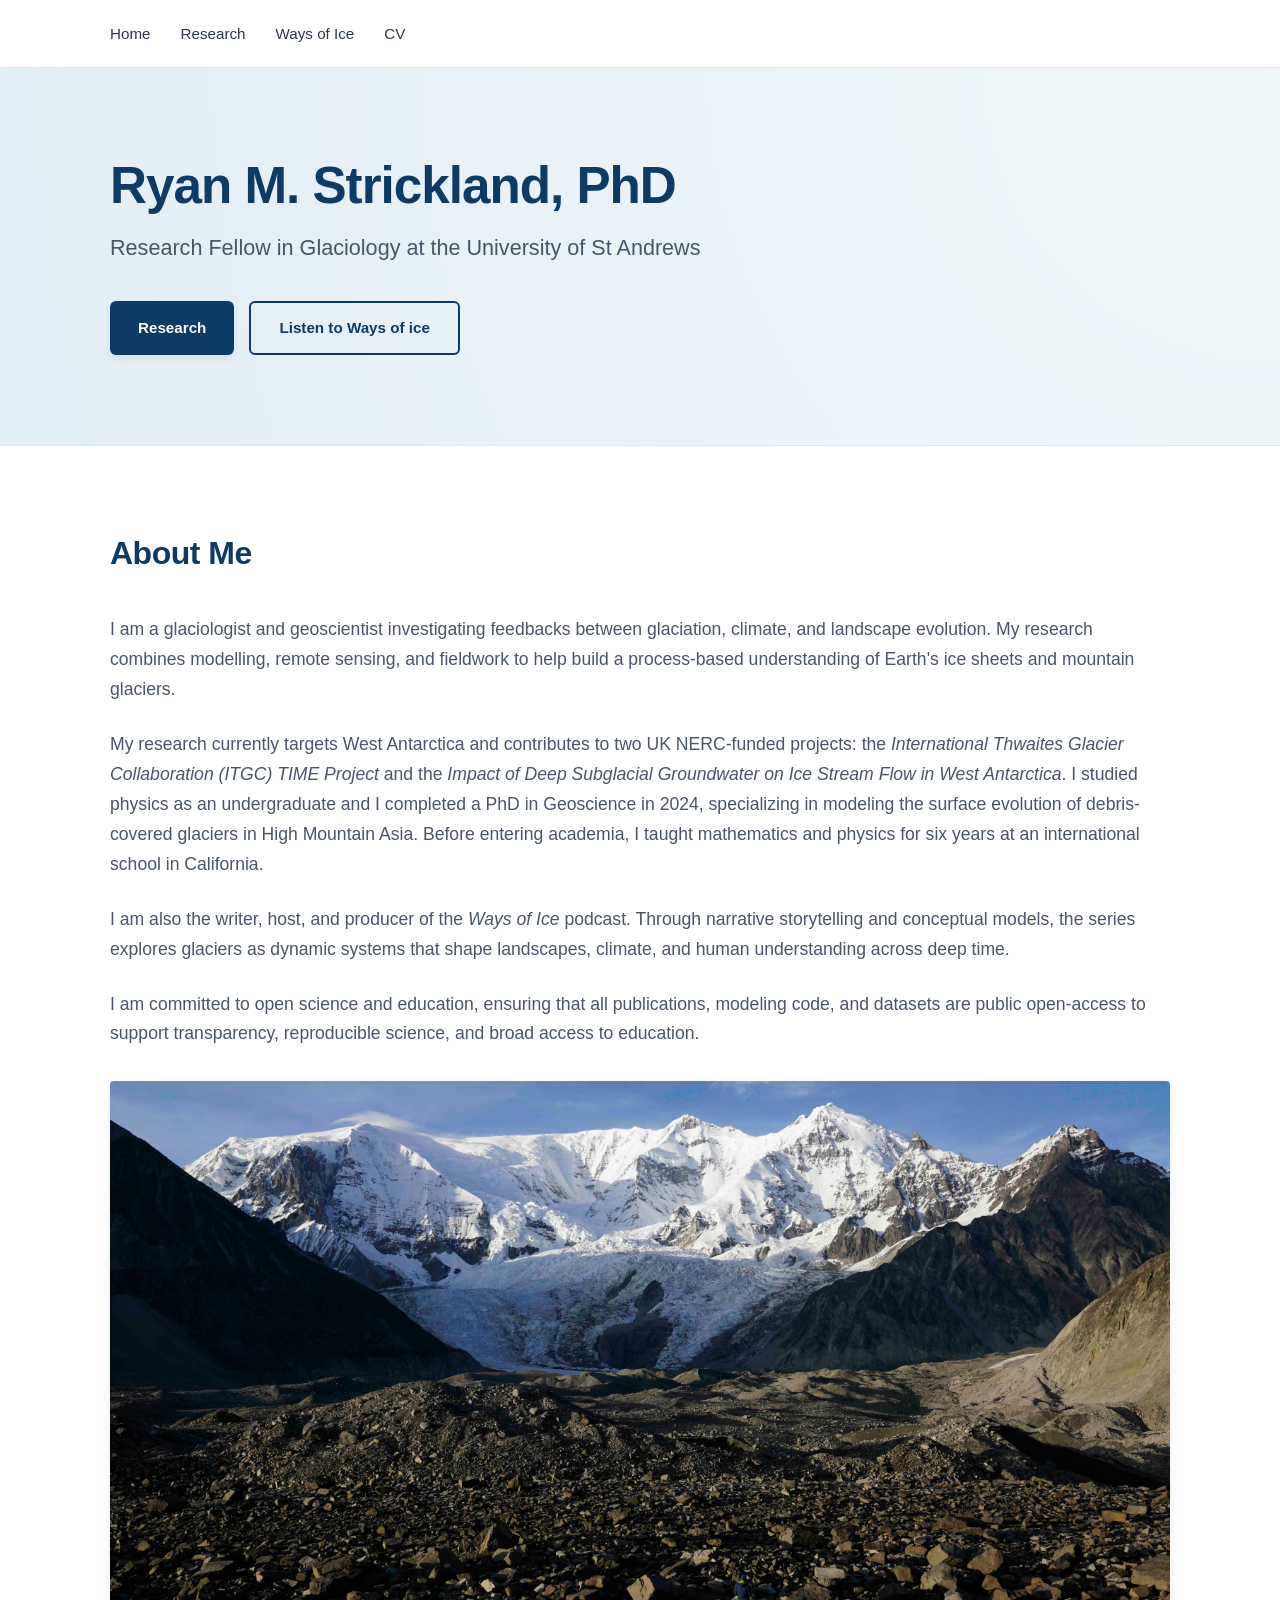
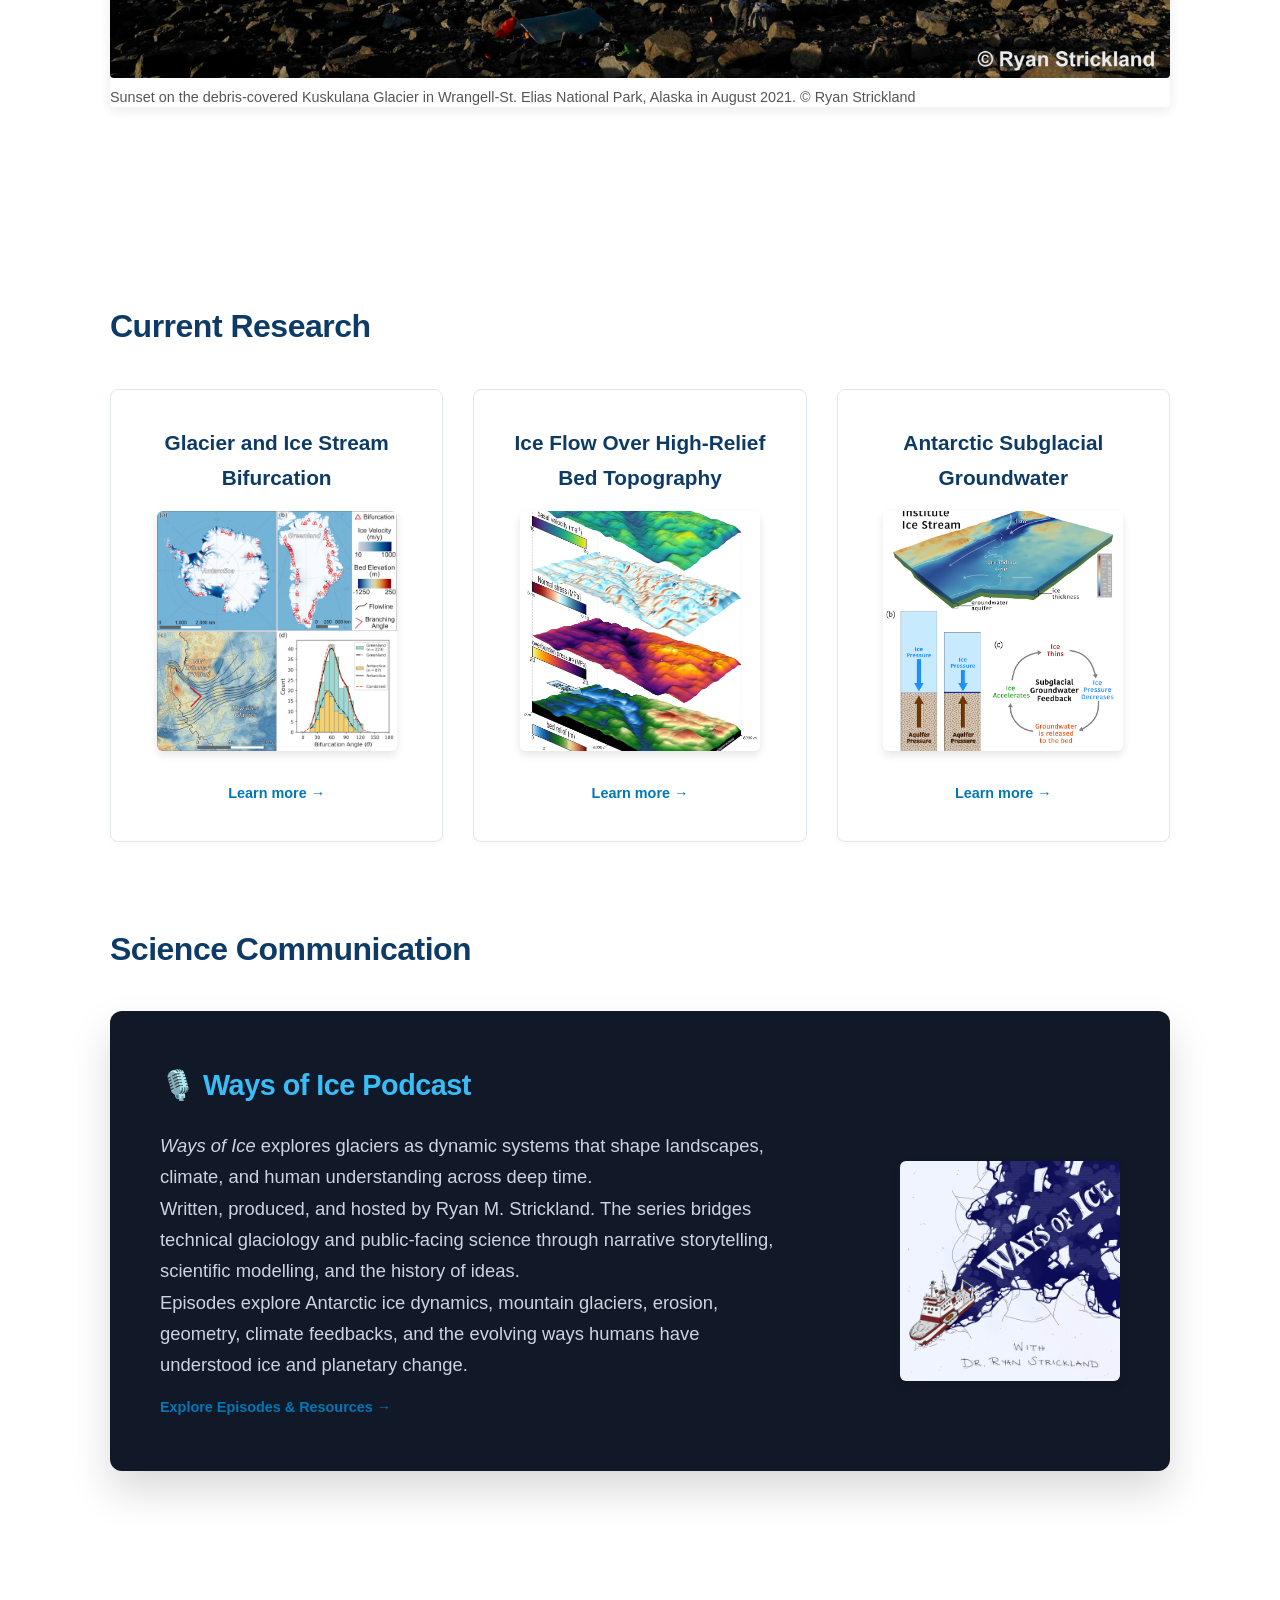
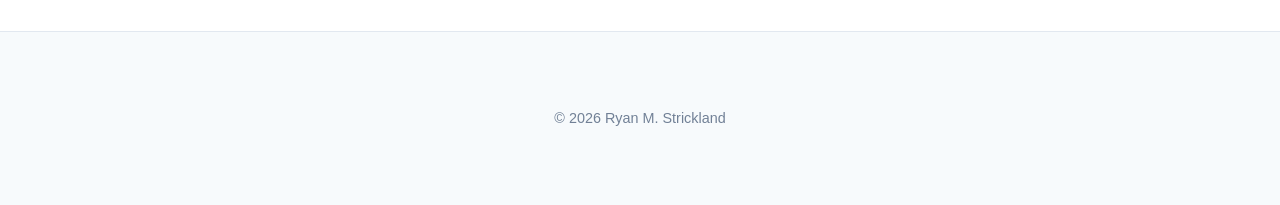
<file: index.html>
<!DOCTYPE html>
<html lang="en">
<head>
    <meta charset="UTF-8">
    <meta name="viewport" content="width=device-width, initial-scale=1.0">
    <title>Ryan M. Strickland | Glaciology & Geoscience</title>
    <link rel="stylesheet" href="styles_1.css">
</head>
<body>

    <header>
        <div class="container nav">
            <nav>
                <ul>
                    <li><a href="index.html">Home</a></li>
                    <li><a href="research.html">Research</a></li>
                    <li><a href="ways-of-ice.html">Ways of Ice</a></li>
                    <li><a href="Strickland_Ryan_CV.pdf" target="_blank" rel="noopener noreferrer">CV</a></li>
                </ul>
            </nav>
        </div>
    </header>

    <div class="hero">
        <div class="container">
            <h1>Ryan M. Strickland, PhD</h1>
            <p>
                Research Fellow in Glaciology at the University of St Andrews
            </p>
            <div class = "btn-group">
                <a href="research.html" class="btn">
                    Research
                </a>
                <a href="ways-of-ice.html" class="btn btn-secondary">
                    Listen to Ways of ice
                </a>
            </div>
        </div>
    </div>

    <div class="container">
        <section id="about">
            <h2>About Me</h2>
            <p>
                I am a glaciologist and geoscientist investigating feedbacks between glaciation, climate, and landscape evolution. My research combines modelling, remote sensing, and fieldwork to help build a process-based understanding of Earth's ice sheets and mountain glaciers.
            </p>
            <p>
                My research currently targets West Antarctica and contributes to two UK NERC-funded projects: the <em>International Thwaites Glacier Collaboration (ITGC) TIME Project</em> and the <em>Impact of Deep Subglacial Groundwater on Ice Stream Flow in West Antarctica</em>. I studied physics as an undergraduate and I completed a PhD in Geoscience in 2024, specializing in modeling the surface evolution of debris-covered glaciers in High Mountain Asia. Before entering academia, I taught mathematics and physics for six years at an international school in California. 
            </p>
            <p>
                I am also the writer, host, and producer of the <em>Ways of Ice</em> podcast. Through narrative storytelling and conceptual models, the series explores glaciers as dynamic systems that shape landscapes, climate, and human understanding across deep time.
            </p>
            <p>
                I am committed to open science and education, ensuring that all publications, modeling code, and datasets are public open-access to support transparency, reproducible science, and broad access to education.
            </p>

        <figure class="photo-full">
            <img src="images/kuskulana.jpeg" alt="Kuskulana Glacier camp, Alaska">
            <figcaption>
                Sunset on the debris-covered Kuskulana Glacier in Wrangell-St. Elias National Park, Alaska in August 2021. &copy; Ryan Strickland
            </figcaption>
        </figure>
        </section>

        

        <section id="research">

    <h2>Current Research</h2>

        <!-- CARD 1 -->

        <div class="grid">
                <a href="research.html#bifurcation" class="card-link">
                    <div class="card" style="text-align: center;">
                        <h3>
                        Glacier and Ice Stream Bifurcation
                        </h3>
                        <img src="images/bifurcations_1_figure.png" alt="Branching angles in Antarctica and Greenland" class="card-img">
                        <span class="read-more">Learn more &rarr;</span>
                    </div>
                </a>

                <a href="research.html#thwaites" class="card-link">
                    <div class="card" style="text-align: center;">
                        <h3>
                        Ice Flow Over High-Relief Bed Topography
                        </h3>
                        <img src="images/thwaitesup_canyon-bed.png" alt="Thwaites Glacier flow over high-relief bed topography." class="card-img">
                        <span class="read-more">Learn more &rarr;</span>
                    </div>
                </a>

                <a href="research.html#groundwater" class="card-link">
                    <div class="card" style="text-align: center;">
                        <h3>
                        Antarctic Subglacial Groundwater
                        </h3>
                        <img src="images/groundwater_figure.png" alt="Models of groundwater flow beneath ice sheets." class="card-img">
                        <span class="read-more">Learn more &rarr;</span>
                    </div>
                </a>
            </div>



    <section id="podcast">

        <h2>Science Communication</h2>

        <a href="ways-of-ice.html" class="card-link" style="text-decoration: none; color: inherit;">
            <div class="podcast-feature">
                <h3>🎙️ Ways of Ice Podcast</h3>
                
                <div class="podcast-content" style="display: flex; gap: 2rem; align-items: center; justify-content: space-between;">
                    
                    <div class="podcast-text" style="flex: 0 0 65%;">
                        <p>
                            <em>Ways of Ice</em> explores glaciers as dynamic systems that shape landscapes, climate, and human understanding across deep time.
                        </p>
                        <p>
                            Written, produced, and hosted by Ryan M. Strickland. The series bridges technical glaciology and public-facing science through narrative storytelling, scientific modelling, and the history of ideas.
                        </p>
                        <p>
                            Episodes explore Antarctic ice dynamics, mountain glaciers, erosion, geometry, climate feedbacks, and the evolving ways humans have understood ice and planetary change.
                        </p>
                        <span class="read-more">
                            Explore Episodes & Resources &rarr;
                        </span>
                    </div>
                    
                    <div class="podcast-logo-wrapper" style="flex: 0 0 30%; text-align: right;">
                        <img src="images/podcast_logo.jpg" alt="Ways of Ice Podcast Logo" style="width: 100%; max-width: 220px; height: auto; border-radius: 6px; box-shadow: 0 4px 10px rgba(0,0,0,0.1);">
                    </div>
                    
                </div>
            </div>
</a>
    </section>
    </div>

    <footer>
        <div class="container">
            <p>&copy; 2026 Ryan M. Strickland</p>
        </div>
    </footer>

</body>
</html>
</file>
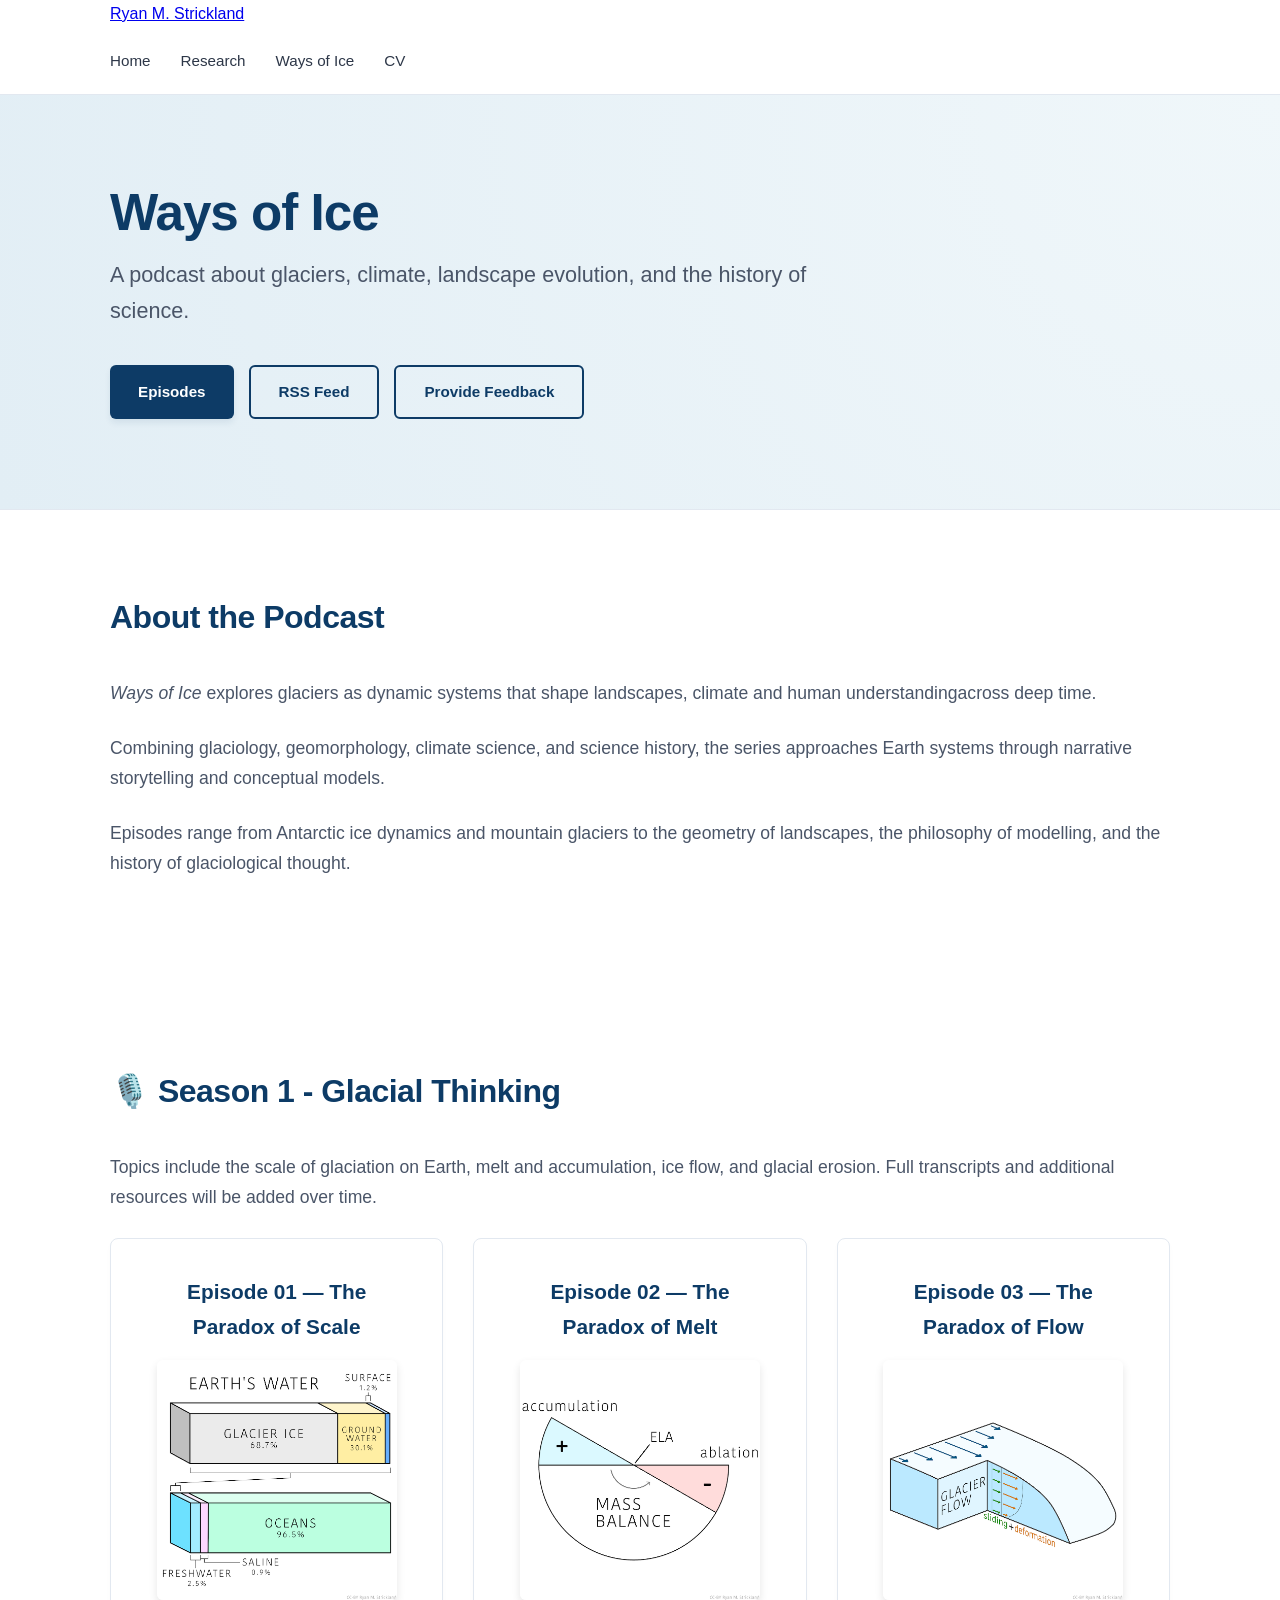
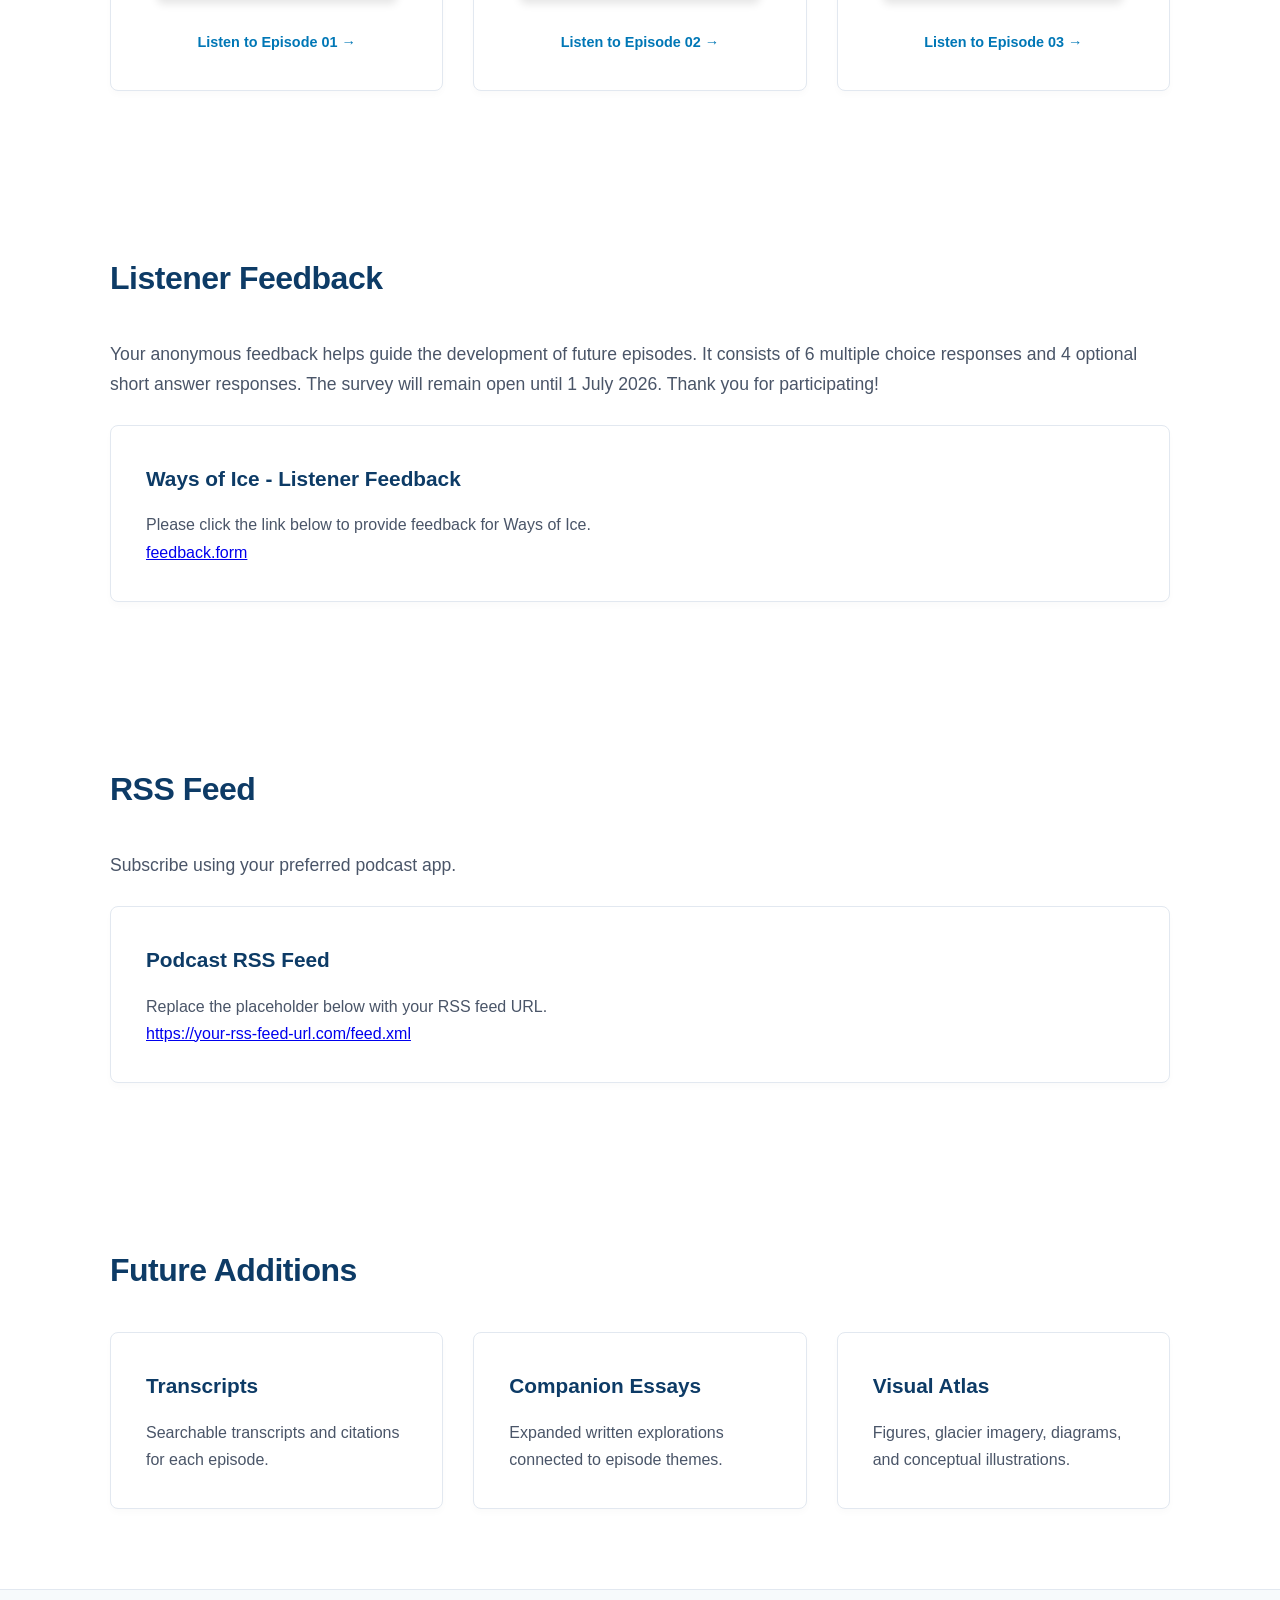
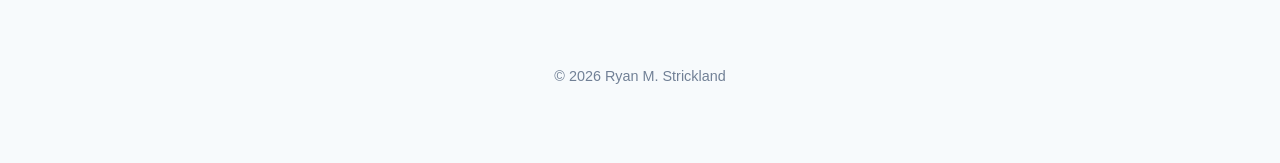
<file: podcast.html>
<!DOCTYPE html>
<html lang="en">
<head>
    <meta charset="UTF-8">
    <meta name="viewport" content="width=device-width, initial-scale=1.0">
    <title>Ways of Ice | Ryan M. Strickland</title>

    <!-- Uses your existing stylesheet -->
    <link rel="stylesheet" href="styles_1.css">
</head>

<body>

    <!-- HEADER -->
    <header>
        <div class="container nav">
            <a href="index.html" class="logo">
            Ryan M. Strickland
            </a>
            <nav>
                <ul>
                    <li><a href="index.html">Home</a></li>
                    <li><a href="index.html#research">Research</a></li>
                    <li><a href="podcast.html">Ways of Ice</a></li>
                    <li><a href="Strickland_Ryan_CV.pdf" target="_blank" rel="noopener noreferrer">CV</a></li>
                </ul>
            </nav>
        </div>
    </header>

    <div class="hero">
        <div class="container">
            <h1>Ways of Ice</h1>
            <p>
            A podcast about glaciers, climate, landscape evolution, and the history of science.
            </p>
            <div class="btn-group">
                <a href="#episodes" class="btn">
                Episodes
                </a>
                <a href="#rss" class="btn btn-secondary">
                RSS Feed
                </a>
                <a href="#feedback" class="btn btn-secondary">
                Provide Feedback
                </a>
            </div>
        </div>
    </div>

    <!-- INTRO -->

    <div class="container">
        <section>
            <h2>About the Podcast</h2>
            <p>
            <em>Ways of Ice</em> explores glaciers as dynamic systems that shape landscapes, climate and human understandingacross deep time.
            </p>
            <p>
            Combining glaciology, geomorphology, climate science, and science history, the series approaches Earth systems through narrative storytelling and conceptual models.
            </p>
            <p>
            Episodes range from Antarctic ice dynamics and mountain glaciers to the geometry of landscapes, the philosophy of modelling, and the history of glaciological thought.
            </p>
        </section>

        <!-- EPISODES -->

        <section id="episodes">
            <h2>🎙️ Season 1 - Glacial Thinking</h2>
            <p>
            Topics include the scale of glaciation on Earth, melt and accumulation, ice flow, and glacial erosion. Full transcripts and additional resources will be added over time.
            </p>
            <div class="grid">
                <a href="podcast/episode-01.html" class="card-link">
                    <div class="card" style="text-align: center;">
                        <h3>
                        Episode 01 — The Paradox of Scale
                        </h3>
                        <img src="images/earths_water.png" alt="Ways of Ice Podcast - Episode 01: The Paradox of Scale cover art" class="card-img">
                        <span class="read-more">Listen to Episode 01 &rarr;</span>
                    </div>
                </a>

                <a href="podcast/episode-02.html" class="card-link">
                    <div class="card" style="text-align: center;">
                        <h3>
                        Episode 02 — The Paradox of Melt
                        </h3>
                        <img src="images/mass_balance.png" alt="Ways of Ice Podcast - Episode 02: The Paradox of Melt cover art" class="card-img">
                        <span class="read-more">Listen to Episode 02 &rarr;</span>
                    </div>
                </a>

                <a href="podcast/episode-03.html" class="card-link">
                    <div class="card" style="text-align: center;">
                        <h3>
                        Episode 03 — The Paradox of Flow
                        </h3>
                        <img src="images/glacier_flow.png" alt="Ways of Ice Podcast - Episode 03: The Paradox of Flow cover art" class="card-img">
                        <span class="read-more">Listen to Episode 03 &rarr;</span>
                    </div>
                </a>
            </div>

        </section>

        <section id="feedback">
            <h2>Listener Feedback</h2>
            <p>
            Your anonymous feedback helps guide the development of future episodes. It consists of 6 multiple choice responses and 4 optional short answer responses. The survey will remain open until 1 July 2026. Thank you for participating! 
            </p>
            <div class="card">
                <h3>
                Ways of Ice - Listener Feedback
                </h3>
                <p>
                Please click the link below to provide feedback for Ways of Ice.
                </p>
                <p>
                    <a href="#">
                        feedback.form
                    </a>
                </p>
            </div>
        </section>

        <!-- RSS -->

        <section id="rss">
            <h2>RSS Feed</h2>
            <p>
            Subscribe using your preferred podcast app.
            </p>
            <div class="card">
                <h3>
                Podcast RSS Feed
                </h3>
                <p>
                Replace the placeholder below with your RSS feed URL.
                </p>
                <p>
                    <a href="#">
                        https://your-rss-feed-url.com/feed.xml
                    </a>
                </p>
            </div>
        </section>

        <!-- FUTURE SECTION -->

        <section>
            <h2>Future Additions</h2>
            <div class="grid">
                <div class="card">
                    <h3>Transcripts</h3>
                    <p>
                    Searchable transcripts and citations for each episode.
                    </p>
                </div>
                <div class="card">
                    <h3>Companion Essays</h3>
                    <p>
                    Expanded written explorations connected to episode themes.
                    </p>
                </div>
                <div class="card">
                    <h3>Visual Atlas</h3>
                    <p>
                    Figures, glacier imagery, diagrams, and conceptual illustrations.
                    </p>
                </div>
            </div>
        </section>
    </div>

    <!-- FOOTER -->

    <footer>
        <div class="container">
            <p>
            &copy; 2026 Ryan M. Strickland
            </p>
        </div>
    </footer>
</body>
</html>
</file>
<file: styles_1.css>
/* Premium Modern Academic & Media Typography */
:root {
    --primary-color: #0d3b66;       /* Deep Midnight/Ice Blue */
    --accent-color: #0077b6;        /* Glacier Cyan Accent */
    --podcast-dark: #111827;        /* Sleek Charcoal for Media Callouts */
    --text-main: #2d3748;           /* Soft Dark Gray (easier on eyes than pure black) */
    --text-muted: #718096;
    --bg-light: #f7fafc;            /* Crisp Canvas White */
    --white: #ffffff;
    --border-color: #e2e8f0;
    --max-width: 1100px;
}

* {
    box-sizing: border-box;
}

body {
    font-family: -apple-system, BlinkMacSystemFont, "Segoe UI", Roboto, "Helvetica Neue", Arial, sans-serif;
    color: var(--text-main);
    line-height: 1.7;
    margin: 0;
    padding: 0;
    background-color: var(--white);
    -webkit-font-smoothing: antialiased;
}

/* Layout Container */
.container {
    width: 90%;
    max-width: var(--max-width);
    margin: 0 auto;
    padding: 0 20px;
}

/* Navigation Header */
header {
    background-color: rgba(255, 255, 255, 0.95);
    backdrop-filter: blur(8px);
    border-bottom: 1px solid var(--border-color);
    position: sticky;
    top: 0;
    z-index: 1000;
}

nav {
    display: flex;
    justify-content: space-between;
    align-items: center;
    padding: 20px 0;
}

nav .logo {
    font-weight: 700;
    font-size: 1.35rem;
    color: var(--primary-color);
    text-decoration: none;
    letter-spacing: -0.5px;
    display: flex;
}

nav ul {
    list-style: none;
    margin: 0;
    padding: 0;
    display: flex;
    gap: 30px;
}

nav ul li a {
    color: var(--text-main);
    text-decoration: none;
    font-weight: 500;
    font-size: 0.95rem;
    transition: color 0.2s ease;
}

nav ul li a:hover {
    color: var(--accent-color);
}

/* Premium Hero Section */
.hero {
    padding: 90px 0;
    background: radial-gradient(circle at top right, #f0f7fa 0%, #e2eef5 100%);
    border-bottom: 1px solid var(--border-color);
    text-align: left;
}

.hero h1 {
    font-size: 3.2rem;
    font-weight: 800;
    margin: 0 0 15px 0;
    color: var(--primary-color);
    letter-spacing: -1px;
    line-height: 1.1;
}

.hero p {
    font-size: 1.35rem;
    max-width: 750px;
    margin: 0 0 35px 0;
    color: #4a5568;
    font-weight: 400;
}

/* Interactive Buttons */
.btn-group {
    display: flex;
    gap: 15px;
    flex-wrap: wrap;
}

.btn {
    display: inline-flex;
    align-items: center;
    padding: 12px 28px;
    background-color: var(--primary-color);
    color: var(--white);
    text-decoration: none;
    border-radius: 6px;
    font-weight: 600;
    font-size: 0.95rem;
    transition: all 0.2s ease;
    box-shadow: 0 4px 6px rgba(13, 59, 102, 0.08);
}

.btn:hover {
    background-color: var(--accent-color);
    transform: translateY(-1px);
    box-shadow: 0 6px 12px rgba(13, 59, 102, 0.15);
}

.btn-secondary {
    background-color: transparent;
    color: var(--primary-color);
    border: 2px solid var(--primary-color);
    box-shadow: none;
}

.btn-secondary:hover {
    background-color: var(--primary-color);
    color: var(--white);
    box-shadow: 0 4px 6px rgba(13, 59, 102, 0.08);
}

/* Content Sections */
section {
    padding: 80px 0;
}

section h2 {
    font-size: 2rem;
    font-weight: 700;
    color: var(--primary-color);
    margin-top: 0;
    margin-bottom: 35px;
    letter-spacing: -0.5px;
    position: relative;
}

section p {
    font-size: 1.1rem;
    margin-bottom: 25px;
    color: #4a5568;
}

/* Modern Media Proof Bar */
.media-row {
    text-align: center;
    color: var(--text-muted);
    font-weight: 500;
    font-size: 0.9rem;
    text-transform: uppercase;
    letter-spacing: 1.5px;
    padding: 25px 0;
    border-top: 1px solid var(--border-color);
    border-bottom: 1px solid var(--border-color);
    background-color: var(--bg-light);
}

/* Grid & Cards (Research Focus) */
.grid {
    display: grid;
    grid-template-columns: repeat(auto-fit, minmax(300px, 1fr));
    gap: 30px;
}

.card {
    background: var(--white);
    padding: 35px;
    border-radius: 8px;
    border: 1px solid var(--border-color);
    box-shadow: 0 4px 6px rgba(0, 0, 0, 0.02);
    transition: all 0.3s ease;
}

.card:hover {
    transform: translateY(-4px);
    box-shadow: 0 12px 20px rgba(0, 0, 0, 0.05);
    border-color: #cbd5e0;
}

.card h3 {
    margin-top: 0;
    font-size: 1.3rem;
    color: var(--primary-color);
    margin-bottom: 15px;
}

.card p {
    font-size: 1rem;
    margin: 0;
    color: #4a5568;
}

/* Premium Media Callout Block (Ways of Ice) */
.podcast-feature {
    background-color: var(--podcast-dark);
    color: var(--white);
    padding: 50px;
    border-radius: 12px;
    box-shadow: 0 20px 40px rgba(0, 0, 0, 0.15);
    display: flex;
    flex-direction: column;
    gap: 20px;
}

.podcast-feature h3 {
    margin: 0;
    font-size: 1.8rem;
    color: #38bdf8; /* Soft blue-cyan tint for dark mode */
    letter-spacing: -0.5px;
}

.podcast-feature p {
    color: #cbd5e1;
    font-size: 1.15rem;
    margin: 0;
    max-width: 800px;
}

.podcast-feature .btn {
    background-color: #38bdf8;
    color: var(--podcast-dark);
    align-self: flex-start;
    margin-top: 10px;
}

.podcast-feature .btn:hover {
    background-color: var(--white);
    color: var(--podcast-dark);
}

/* Clean Footer */
footer {
    text-align: center;
    padding: 60px 0;
    color: var(--text-muted);
    font-size: 0.9rem;
    border-top: 1px solid var(--border-color);
    background-color: var(--bg-light);
}

/* Responsive Scaling */
@media (max-width: 768px) {
    .hero h1 { font-size: 2.3rem; }
    .hero p { font-size: 1.15rem; }
    .podcast-feature { padding: 30px; }
    nav { flex-direction: column; gap: 15px; }
}

/* Make the wrapping link behave like a block element */
.card-link {
    text-decoration: none; /* Removes text underlines from the whole card */
    color: inherit;        /* Keeps your text-main color intact */
    display: block;
}

/* Optional: Move your hover effect from .card:hover to the link wrapper */
.card-link:hover .card {
    transform: translateY(-4px);
    box-shadow: 0 12px 20px rgba(0, 0, 0, 0.05);
    border-color: #cbd5e0;
}
/* Explicitly strips the default underline from text headers or spans inside the link */
.card-link *, 
.card-link h3, 
.card-link p, 
.card-link span {
    text-decoration: none !important;
}


/* Optional stylistic hint at the bottom of the card */
.read-more {
    display: inline-block;
    margin-top: 15px;
    font-size: 0.9rem;
    font-weight: 600;
    color: var(--accent-color);
}

/* Restricts podcast/card artwork from ballooning on large screens */
.card-img {
    width: 240px;            /* Forces a clean, consistent width */
    max-width: 100%;         /* Prevents it from breaking on tiny mobile screens */
    height: 240px;           /* Keeps it perfectly square */
    object-fit: cover;       /* Ensures the image crops beautifully without distortion if needed */
    display: block;
    margin: 0 auto 15px auto; /* Centers the image horizontally and adds bottom spacing */
    border-radius: 6px;      /* Matches the card's smooth corners */
    box-shadow: 0 4px 8px rgba(0, 0, 0, 0.1); /* Adds subtle depth to the artwork */
}

/* Container for the image and caption */
figure.project-image {
    margin: 2rem 0;
    padding: 0;
    /* Use max-content to keep the container bound to the text column */
    max-width: 100% !important; 
    text-align: left;
}

/* Force the image to obey the boundaries */
figure.project-image img {
    display: block;
    width: 70% !important;     /* Forces the image to fill the text column... */
    max-width: 100% !important; /* ...but absolutely forbids it from going wider */
    height: auto !important;    /* Keeps the image aspect ratio perfectly intact */
    border-radius: 4px;
}

/* Caption Styling */
figure.project-image figcaption {
    margin-top: 0.75rem;
    font-size: 0.9rem;
    color: #555;
    line-height: 1.4;
}

/* Keeps anchor links from sliding under the fixed header */
.project-item {
    scroll-margin-top: 120px !important; /* Adjust this number to match the actual height of your header */
}

html {
    scroll-behavior: smooth;
}

/* Force the audio text to exactly match your existing link aesthetics */
.audio-status.read-more {
    display: inline-block;
    margin-top: 1rem;
    font-weight: bold;       /* Makes it pop */
    color: #0074d9;          /* Change this hex code if your site uses a different blue */
    text-decoration: none;
}

/* Optional hover visual cue */
.podcast-card:hover .audio-status.read-more {
    text-decoration: underline; /* Toggles an underline when hovering over the card */
}

/* Changes the mouse arrow to a clickable finger when hovering over the cards */
.podcast-card {
    cursor: pointer;
}

/* Styling for non-graph photography to span full text width */
.photo-full {
    width: 100%;          /* Forces the image to span the full width of its container */
    max-width: 100%;      /* Ensures it never spills out of the text boundaries */
    height: auto;         /* Maintains the photo's original aspect ratio */
    display: block;       /* Removes the default bottom whitespace gap common in inline images */
    margin: 2rem auto;    /* Centers the photo and adds clean breathing room above and below */
    border-radius: 4px;   /* Optional: A very subtle rounding of the sharp edges to match modern UI */
    box-shadow: 0 4px 12px rgba(0, 0, 0, 0.08); /* Optional: Soft shadow to give depth to standalone photos */
}

/* Style the figure container to match the width of the paragraph text */
figure.photo-full {
    width: 100%;
    margin: 2rem 0; /* Adds top/bottom space, aligns strictly to the left text edge */
    padding: 0;
}

/* Force the actual image inside that container to fill the text column safely */
figure.photo-full img {
    width: 100%;       /* Spans exactly 100% of the section width */
    height: auto;      /* Keeps the proportions perfectly intact */
    display: block;    /* Removes inline spacing bugs */
    border-radius: 4px; /* Optional: Clean edge softening */
}

/* Style the text underneath the photo */
figure.photo-full figcaption {
    font-size: 0.9rem;
    color: #555;
    margin-top: 0.6rem;
    line-height: 1.4;
}

/* Creates the split columns under the heading */
.podcast-content {
    display: flex;
    gap: 2rem;            /* Puts clean breathing room between the text and the logo */
    align-items: center;  /* Centers the logo vertically relative to the text block */
}

/* Forces the text side to claim the majority of the card space */
.podcast-text {
    flex: 2;
}

/* Holds the logo and defines its column weight */
.podcast-logo-wrapper {
    flex: 1;
    text-align: right;    /* Keeps the image pushed neatly to the right edge */
}

/* Constrains the logo so it stays proportional and doesn't blow up */
.podcast-card-logo {
    width: 100%;
    max-width: 220px;     /* Adjust this pixel value to change the sizing of the logo */
    height: auto;
    border-radius: 6px;   /* Subtle edge rounding to match modern layouts */
    box-shadow: 0 4px 10px rgba(0,0,0,0.1); /* Adds a very soft drop shadow to the artwork */
}

/* Mobile Responsive Rule: Stacks the columns if the screen gets too narrow */
@media (max-width: 768px) {
    .podcast-content {
        flex-direction: column-reverse; /* Puts text on top, logo on bottom on small phones */
        gap: 1.5rem;
    }
    .podcast-logo-wrapper {
        text-align: center; /* Centers the logo on mobile screens */
    }
}

/* Custom constraint for square podcast cover art on the main landing page */
figure.podcast-logo-main {
    width: 100%;
    max-width: 350px;     /* Prevents the logo from stretching past a standard 350px square */
    margin: 2.5rem auto;  /* Centers the logo horizontally and provides clean top/bottom separation */
    text-align: center;   /* Ensures the caption text remains perfectly centered underneath */
    padding: 0;
}

/* Force the image inside this custom figure to fit its new boundaries precisely */
figure.podcast-logo-main img {
    width: 100%;          /* Fills up to the maximum 350px container width */
    height: auto;         /* Preserves the square aspect ratio cleanly */
    display: block;       
    border-radius: 8px;   /* Softens the square corners to match professional audio directories */
    box-shadow: 0 4px 20px rgba(0, 0, 0, 0.12); /* Adds a crisp drop shadow to elevate the artwork */
}

/* Format the attribution text */
figure.podcast-logo-main figcaption {
    font-size: 0.85rem;
    color: #666;
    margin-top: 0.75rem;
    font-style: italic;
}

/* Removes default bullet behavior and resets padding for lists */
.episode-list {
    list-style-type: none;
    padding-left: 0;
    margin: 2rem 0;
}

/* Adds clean spacing between individual episodes */
.episode-list li {
    margin-bottom: 1.5rem;
    line-height: 1.5;
}
</file>
